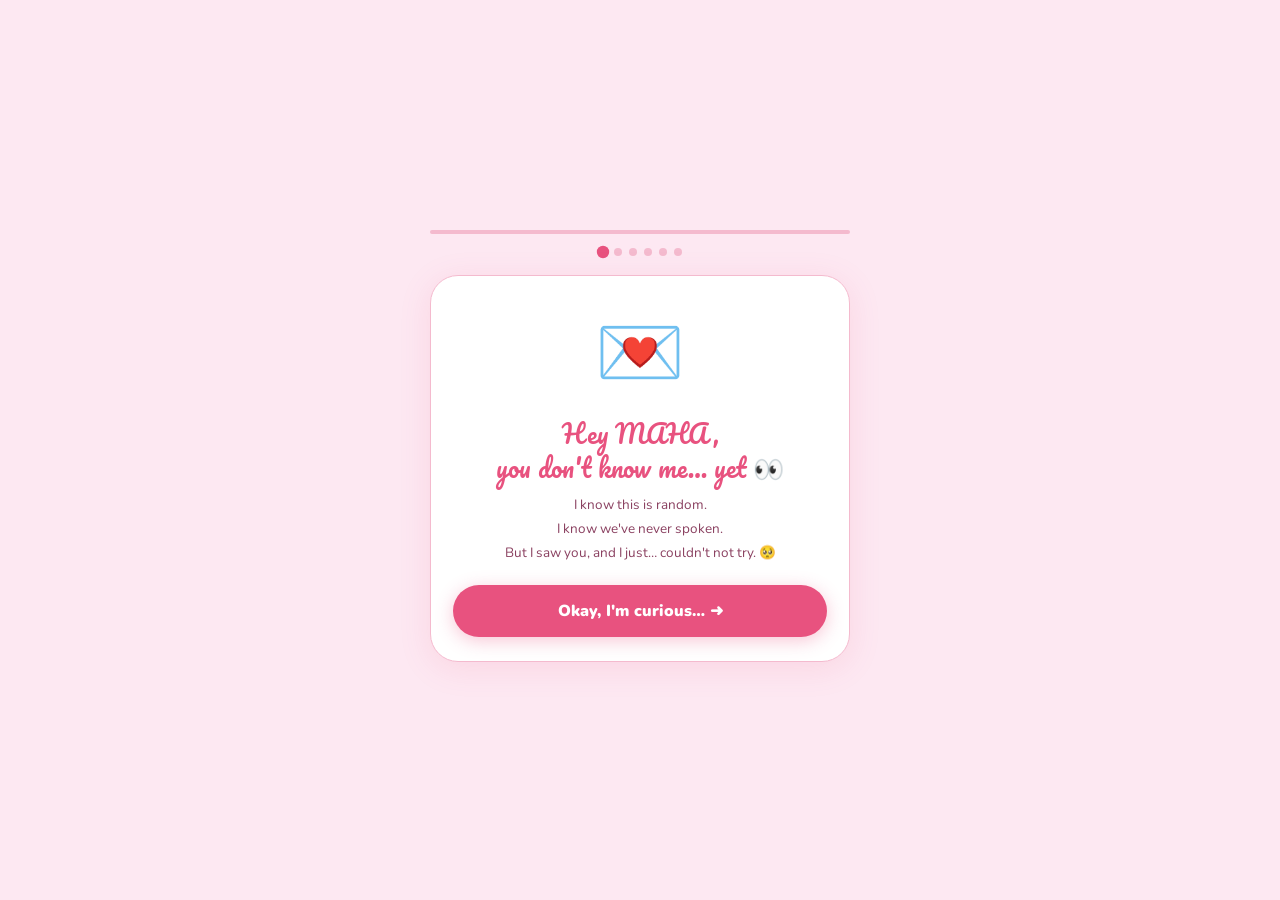
<file: maha_girlfriend.html>
<!DOCTYPE html>
<html lang="en">
<head>
<meta charset="UTF-8">
<meta name="viewport" content="width=device-width, initial-scale=1.0, maximum-scale=1.0, user-scalable=no">
<title>MAHA 🌸 — something important</title>
<link href="https://fonts.googleapis.com/css2?family=Pacifico&family=Nunito:ital,wght@0,400;0,700;0,900;1,400&display=swap" rel="stylesheet">
<style>
*,*::before,*::after{box-sizing:border-box;margin:0;padding:0;}

:root{
  --pink:#E8527F;
  --pink-deep:#B03060;
  --pink-light:#FDE8F2;
  --pink-mid:#F9C5D8;
  --cream:#FFF8FB;
  --text:#2D1020;
  --muted:#8A4060;
  --card:#FFFFFF;
  --border:#F4BACE;
}

html{
  height:100%;
  background: #FDE8F2;
}

body{
  font-family:'Nunito',sans-serif;
  min-height:100vh;
  min-height:100dvh;
  display:flex;
  flex-direction:column;
  align-items:center;
  justify-content:center;
  padding:16px 14px 24px;
  background: #FDE8F2;
  position:relative;
  overflow-x:hidden;
}

/* ── PETALS ── */
.petal{position:fixed;pointer-events:none;z-index:0;animation:petalFall linear infinite;opacity:0;}
@keyframes petalFall{
  0%  {transform:translateY(-30px) rotate(0deg) scale(1);opacity:0;}
  8%  {opacity:.6;}
  90% {opacity:.35;}
  100%{transform:translateY(105vh) rotate(400deg) scale(.6);opacity:0;}
}

/* ── APP SHELL ── */
.app{width:100%;max-width:420px;position:relative;z-index:1;}

/* ── DOTS ── */
.dots{display:flex;gap:7px;justify-content:center;margin-bottom:18px;min-height:9px;}
.dot{width:8px;height:8px;border-radius:50%;background:var(--border);transition:background .35s,transform .35s;}
.dot.on{background:var(--pink);transform:scale(1.55);}

/* ── CARD ── */
.card{
  background:var(--card);
  border:1.5px solid var(--border);
  border-radius:28px;
  padding:28px 22px 24px;
  width:100%;
  box-shadow:0 6px 32px rgba(232,82,127,.13);
  animation:cardIn .55s cubic-bezier(.34,1.46,.64,1) both;
}
@keyframes cardIn{
  from{opacity:0;transform:translateY(38px) scale(.93);}
  to  {opacity:1;transform:translateY(0)    scale(1);}
}

/* ── EMOJIS ── */
.hero-emoji{font-size:72px;display:block;text-align:center;margin-bottom:14px;}
.bop {animation:bop 2s ease-in-out infinite;}
.spin{animation:spinA 2.5s linear infinite;}
.pulse{animation:pulseA .95s ease-in-out infinite;}
.float{animation:floatA 2.3s ease-in-out infinite;}
.shake{animation:shakeA .7s ease-in-out infinite;}
.tada{animation:tadaA .8s ease both;}

@keyframes bop   {0%,100%{transform:translateY(0) rotate(-4deg)scale(1);}50%{transform:translateY(-15px) rotate(4deg)scale(1.1);}}
@keyframes spinA {to{transform:rotate(360deg);}}
@keyframes pulseA{0%,100%{transform:scale(1);}50%{transform:scale(1.25);}}
@keyframes floatA{0%,100%{transform:translateY(0);}50%{transform:translateY(-18px);}}
@keyframes shakeA{0%,100%{transform:rotate(-6deg);}50%{transform:rotate(6deg);}}
@keyframes tadaA {0%{transform:scale(.6) rotate(-6deg);opacity:0;}60%{transform:scale(1.15) rotate(3deg);}80%{transform:scale(.95);}100%{transform:scale(1);opacity:1;}}

/* ── TYPOGRAPHY ── */
.tag{
  display:inline-block;
  background:var(--pink-light);
  color:var(--pink-deep);
  border:1px solid var(--pink-mid);
  border-radius:50px;
  font-size:10.5px;font-weight:900;
  padding:3px 13px;
  letter-spacing:.07em;
  text-transform:uppercase;
  margin-bottom:10px;
}
.headline{
  font-family:'Pacifico',cursive;
  font-size:clamp(19px,5.5vw,25px);
  color:var(--pink);
  line-height:1.38;
  margin-bottom:8px;
  text-align:center;
}
.sub{
  font-size:13.5px;line-height:1.78;
  color:var(--muted);
  margin-bottom:16px;
  text-align:center;
}

/* ── LIST CARD ── */
.lcard{
  background:var(--pink-light);
  border:1.5px dashed var(--border);
  border-radius:18px;
  padding:14px 15px;
  margin-bottom:16px;
  text-align:left;
}
.li{display:flex;gap:10px;align-items:flex-start;font-size:13px;line-height:1.68;color:var(--text);margin-bottom:10px;}
.li:last-child{margin-bottom:0;}
.li-ic{font-size:19px;flex-shrink:0;margin-top:1px;}

/* ── DIVIDER ── */
.div{display:flex;align-items:center;gap:8px;margin:12px 0;color:var(--border);font-size:13px;}
.div::before,.div::after{content:'';flex:1;height:1px;background:var(--border);}

/* ── BUTTONS ── */
.btn-pink{
  width:100%;background:var(--pink);color:#fff;border:none;
  border-radius:50px;padding:15px 20px;
  font-family:'Nunito',sans-serif;font-size:16px;font-weight:900;
  cursor:pointer;
  box-shadow:0 4px 18px rgba(232,82,127,.32);
  transition:transform .15s,background .15s;
  margin-top:4px;
  -webkit-tap-highlight-color:transparent;
}
.btn-pink:active{transform:scale(.96);background:var(--pink-deep);}

.btn-ghost{
  width:100%;background:transparent;
  color:var(--muted);border:1.5px solid var(--border);
  border-radius:50px;padding:12px 20px;
  font-family:'Nunito',sans-serif;font-size:13.5px;
  cursor:pointer;
  transition:transform .18s cubic-bezier(.34,1.56,.64,1),color .15s;
  margin-top:10px;
  display:block;
  -webkit-tap-highlight-color:transparent;
}
.btn-ghost:active{color:var(--pink);}

/* ── NO BUTTON SPECIAL ── */
#noBtn{display:inline-block;width:auto;padding:11px 24px;}

.no-msg{
  font-size:12px;color:var(--pink);font-style:italic;
  min-height:18px;margin-top:8px;text-align:center;
  animation:fadeUp .3s ease both;
}

/* ── CONFETTI ROW ── */
.confetti{
  font-size:26px;letter-spacing:4px;
  text-align:center;margin-bottom:12px;
  animation:shimmer 1.3s ease-in-out infinite;
}
@keyframes shimmer{0%,100%{opacity:1;}50%{opacity:.55;}}

/* ── FLOATING HEARTS ── */
.hf{
  position:fixed;pointer-events:none;z-index:999;
  animation:hfRise 2.2s ease-in both;
}
@keyframes hfRise{
  0%  {opacity:1;transform:translateY(0) scale(1);}
  100%{opacity:0;transform:translateY(-200px) scale(.25);}
}

/* ── CHAT BUBBLE (for the "message" slide) ── */
.bubble-wrap{width:100%;margin-bottom:14px;}
.bubble{
  display:inline-block;max-width:85%;
  border-radius:18px;padding:10px 15px;
  font-size:13.5px;line-height:1.65;
  text-align:left;margin-bottom:6px;
}
.b-them{background:var(--pink-light);color:var(--text);border-bottom-left-radius:4px;float:left;clear:both;}
.b-me  {background:var(--pink);color:#fff;border-bottom-right-radius:4px;float:right;clear:both;}
.clearfix::after{content:'';display:table;clear:both;}
.chat-name{font-size:11px;color:var(--muted);margin-bottom:3px;display:block;}

/* ── PROGRESS BAR ── */
.progress-bar{
  width:100%;height:4px;
  background:var(--border);
  border-radius:4px;
  margin-bottom:14px;
  overflow:hidden;
}
.progress-fill{
  height:100%;background:var(--pink);
  border-radius:4px;
  transition:width .5s cubic-bezier(.34,1.2,.64,1);
}

@keyframes fadeUp{from{opacity:0;transform:translateY(5px);}to{opacity:1;transform:translateY(0);}}
</style>
</head>
<body>

<div id="petals"></div>

<div class="app">
  <div class="progress-bar"><div class="progress-fill" id="prog" style="width:0%"></div></div>
  <div class="dots" id="dots"></div>

  <!-- S0: Opening -->
  <div id="s0" class="card" style="text-align:center;">
    <span class="hero-emoji bop">💌</span>
    <div class="headline">Hey MAHA,<br>you don't know me… yet 👀</div>
    <div class="sub">I know this is random.<br>I know we've never spoken.<br>But I saw you, and I just… couldn't not try. 🥺</div>
    <button class="btn-pink" onclick="next()">Okay, I'm curious… ➜</button>
  </div>

  <!-- S1: The Moment -->
  <div id="s1" class="card" style="display:none;text-align:center;">
    <div class="tag">The moment everything changed</div>
    <span class="hero-emoji shake">🫣</span>
    <div class="headline">I saw you.<br>And my brain just… stopped.</div>
    <div class="lcard">
      <div class="li"><span class="li-ic">👁️</span><span>It was a completely random moment. You weren't even doing anything special. That's what got me.</span></div>
      <div class="li"><span class="li-ic">🧍</span><span>I stood there like an absolute fool, rehearsing things to say, and said absolutely nothing. Classic.</span></div>
      <div class="li"><span class="li-ic">💭</span><span>But I thought about it way too much afterward. Which means I had to do <em>something</em>.</span></div>
      <div class="li"><span class="li-ic">📲</span><span>So here I am. Building a whole app. For a girl I've never spoken to. No regrets.</span></div>
    </div>
    <button class="btn-pink" onclick="next()">This guy is unhinged… next ➜</button>
  </div>

  <!-- S2: What I noticed -->
  <div id="s2" class="card" style="display:none;text-align:center;">
    <div class="tag">What I noticed — in 0.3 seconds</div>
    <span class="hero-emoji spin">🔭</span>
    <div class="headline">You have a presence.<br>The kind you can't fake.</div>
    <div class="lcard">
      <div class="li"><span class="li-ic">🌟</span><span>The way you carry yourself — there's this quiet confidence that most people spend years trying to have.</span></div>
      <div class="li"><span class="li-ic">😄</span><span>Something about you just looked genuinely warm. Like you'd be the kind of person worth knowing.</span></div>
      <div class="li"><span class="li-ic">✨</span><span>And honestly? MAHA is a beautiful name. It means "beautiful eyes" in Arabic. Very fitting, it turns out.</span></div>
      <div class="li"><span class="li-ic">🎯</span><span>I could be totally wrong about everything. But I'd rather try and find out than always wonder.</span></div>
    </div>
    <button class="btn-pink" onclick="next()">Okay he did his research ➜</button>
  </div>

  <!-- S3: Imaginary chat -->
  <div id="s3" class="card" style="display:none;">
    <div class="tag" style="display:block;text-align:center;">The conversation I imagined</div>
    <div style="font-size:11px;color:var(--muted);text-align:center;margin-bottom:12px;">(the one that should totally happen in real life)</div>
    <div class="bubble-wrap clearfix">
      <span class="chat-name" style="float:left;padding-left:4px;">MAHA 🌸</span>
      <div class="bubble b-them">wait, you built an entire app… for me??</div>
      <div class="bubble b-me">in my defense, I had a lot of feelings and limited options 🥺</div>
      <div class="bubble b-them">this is the most extra thing anyone has ever done for me</div>
      <div class="bubble b-me">is that a good extra or a bad extra</div>
      <div class="bubble b-them">…it's a cute extra. I'll allow it 😭</div>
      <div class="bubble b-me">so you'll give me a chance? 👀</div>
      <div class="bubble b-them" style="animation:tadaA .6s .2s ease both;">keep reading first 😌</div>
    </div>
    <button class="btn-pink" onclick="next()">Keep reading ➜</button>
  </div>

  <!-- S4: The promise -->
  <div id="s4" class="card" style="display:none;text-align:center;">
    <div class="tag">What I'm actually offering</div>
    <span class="hero-emoji float">🎁</span>
    <div class="headline">I'm not promising<br>perfect. Just this:</div>
    <div class="lcard">
      <div class="li"><span class="li-ic">😂</span><span>Someone who will make you laugh, probably at the wrong moments. Often at himself. Definitely both.</span></div>
      <div class="li"><span class="li-ic">🛡️</span><span>Someone in your corner. Genuinely, without an agenda. Just… rooting for you.</span></div>
      <div class="li"><span class="li-ic">🍜</span><span>Food. I will always be down for food. This is non-negotiable and extremely important.</span></div>
      <div class="li"><span class="li-ic">🌱</span><span>A chance to turn a random moment into something that actually matters. That's all I'm asking.</span></div>
    </div>
    <button class="btn-pink" onclick="next()">One more slide ➜</button>
  </div>

  <!-- S5: THE QUESTION -->
  <div id="s5" class="card" style="display:none;text-align:center;">
    <span class="hero-emoji pulse">💍</span>
    <div class="headline" style="font-size:clamp(20px,6vw,27px);">So MAHA…<br>will you give me<br>a chance? 🥺</div>
    <div class="sub">Not asking for forever.<br>Just a first conversation.<br>A coffee. A walk. Literally anything. 😅</div>
    <div class="div">💕</div>
    <button class="btn-pink" style="font-size:18px;padding:17px;" onclick="sayYes()">💕 Yes, let's talk!</button>
    <div style="text-align:center;margin-top:10px;">
      <button class="btn-ghost" id="noBtn" style="width:auto;padding:11px 26px;" onmouseover="moveNo()" onclick="moveNo()">hmm… I'm not sure 🤔</button>
    </div>
    <div class="no-msg" id="noMsg"></div>
  </div>

  <!-- S6: CELEBRATION -->
  <div id="s6" class="card" style="display:none;text-align:center;">
    <div class="confetti">🎉💕🌸✨💍🎊</div>
    <span class="hero-emoji" style="font-size:78px;animation:bop .9s ease-in-out infinite;">🥳</span>
    <div class="headline" style="font-size:clamp(21px,6vw,28px);">She said yes!!<br>This is real life!! 💕</div>
    <div class="sub">MAHA, I have no idea where this goes.<br>But I'm really glad you're curious enough to find out.<br>So am I. 🌸</div>
    <div class="lcard" style="text-align:center;background:var(--pink-light);">
      <div style="font-family:'Pacifico',cursive;color:var(--pink);font-size:16px;margin-bottom:8px;">first steps:</div>
      <div class="li" style="justify-content:center;font-size:14px;"><span class="li-ic">☕</span><span>coffee or chai — you pick</span></div>
      <div class="li" style="justify-content:center;font-size:14px;"><span class="li-ic">💬</span><span>a proper first conversation</span></div>
      <div class="li" style="justify-content:center;font-size:14px;margin-bottom:0;"><span class="li-ic">🌸</span><span>let's just see where it goes</span></div>
    </div>
    <button class="btn-pink" onclick="restart()" style="margin-top:4px;">replay 🔁</button>
  </div>

</div>

<script>
var cur=0, total=6, noPresses=0;
var noMsgs=[
  "The 'not sure' button is just decoration. 🌸",
  "Your thumb slipped. Understandable. Try again!",
  "I'm still here. Still hopeful. Very patient. 🥺",
  "MAHA. MAHA. Come onnnn.",
  "Fun fact: the yes button works perfectly. 💕",
  "I'll wait here forever. It's fine. I'm fine. 😌",
  "Okay but coffee though. Just coffee. 🥺",
  "I deployed imaginary puppies to stare at you. 🐶",
];

// petals
var symbols=['🌸','🌺','🌼','💮','🌷','✿'];
var petDiv=document.getElementById('petals');
for(var i=0;i<16;i++){
  (function(n){
    var el=document.createElement('div');
    el.className='petal';
    el.textContent=symbols[n%symbols.length];
    el.style.left=(Math.random()*100)+'vw';
    el.style.fontSize=(11+Math.random()*11)+'px';
    el.style.animationDuration=(8+Math.random()*9)+'s';
    el.style.animationDelay=(Math.random()*12)+'s';
    petDiv.appendChild(el);
  })(i);
}

function buildDots(){
  var d=document.getElementById('dots');
  d.innerHTML='';
  for(var i=0;i<total;i++){
    var el=document.createElement('div');
    el.className='dot'+(i===cur?' on':'');
    d.appendChild(el);
  }
  document.getElementById('prog').style.width=Math.round((cur/total)*100)+'%';
  if(cur===total){d.style.display='none';}
  else{d.style.display='flex';}
}

function showSlide(n){
  var prev=document.getElementById('s'+cur);
  prev.style.display='none';
  cur=n;
  var next=document.getElementById('s'+cur);
  next.style.display='block';
  next.style.animation='none';
  void next.offsetWidth;
  next.style.animation='cardIn .55s cubic-bezier(.34,1.46,.64,1) both';
  buildDots();
  window.scrollTo({top:0,behavior:'smooth'});
}

function next(){showSlide(cur+1);}

function sayYes(){
  launchHearts();
  showSlide(6);
}

function moveNo(){
  var btn=document.getElementById('noBtn');
  var mx=100,my=50;
  var rx=(Math.random()*mx*2)-mx;
  var ry=(Math.random()*my*2)-my;
  btn.style.transform='translate('+rx+'px,'+ry+'px)';
  btn.style.transition='transform .2s cubic-bezier(.34,1.56,.64,1)';
  noPresses++;
  var el=document.getElementById('noMsg');
  el.textContent=noMsgs[Math.min(noPresses-1,noMsgs.length-1)];
  el.style.animation='none';void el.offsetWidth;
  el.style.animation='fadeUp .35s ease both';
}

function launchHearts(){
  var syms=['💕','💖','💗','💝','🌸','✨','💓','🌺','💞'];
  for(var i=0;i<20;i++){
    (function(idx){
      setTimeout(function(){
        var h=document.createElement('span');
        h.className='hf';
        h.textContent=syms[Math.floor(Math.random()*syms.length)];
        h.style.left=(5+Math.random()*88)+'vw';
        h.style.bottom=(5+Math.random()*25)+'vh';
        h.style.fontSize=(16+Math.random()*18)+'px';
        h.style.animationDuration=(1.7+Math.random()*1.4)+'s';
        document.body.appendChild(h);
        setTimeout(function(){if(h.parentNode)h.parentNode.removeChild(h);},3600);
      },idx*110);
    })(i);
  }
}

function restart(){
  noPresses=0;
  var nb=document.getElementById('noBtn');
  nb.style.transform='';
  document.getElementById('noMsg').textContent='';
  showSlide(0);
}

buildDots();
</script>
</body>
</html>
</file>
